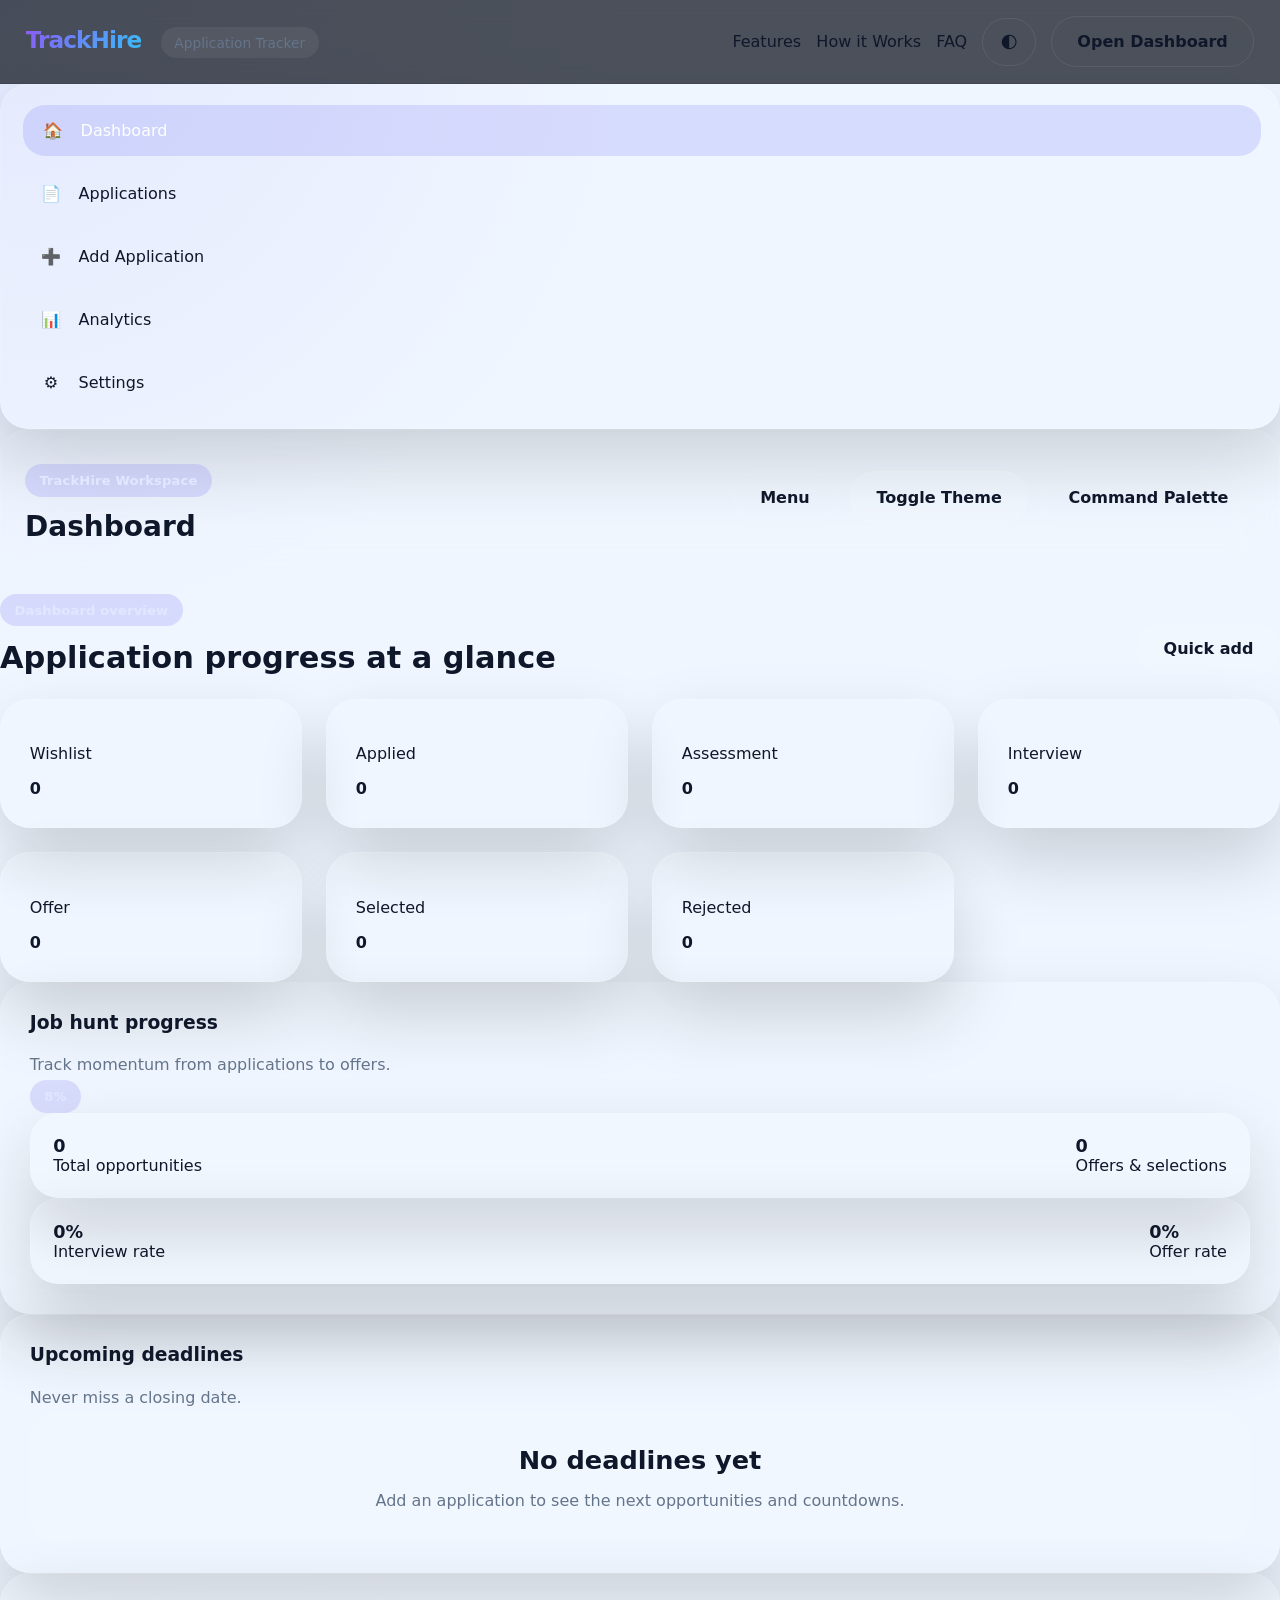
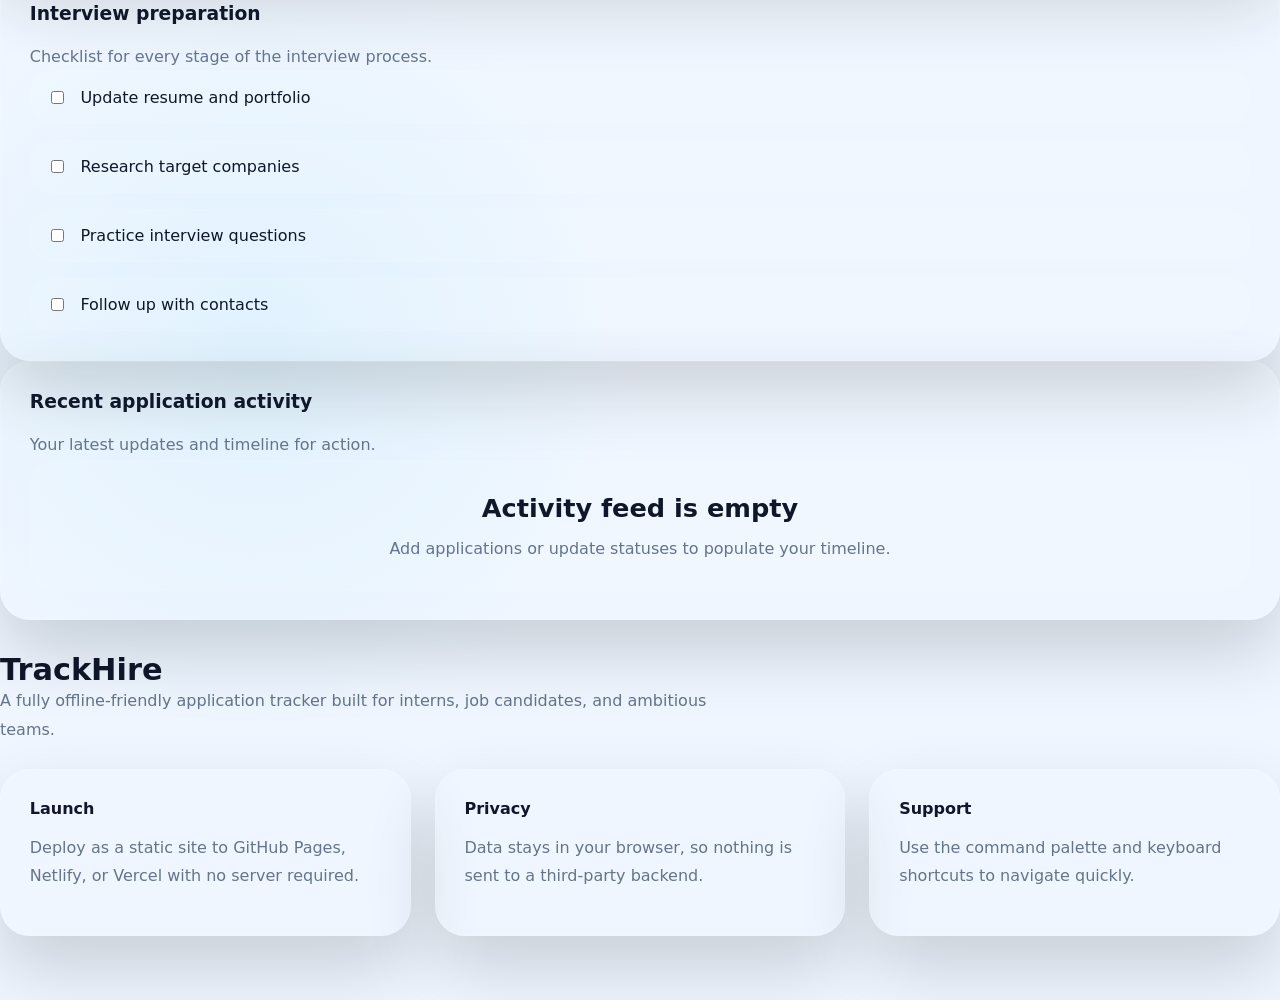
<file: internship project/index.html>
﻿<!DOCTYPE html>
<html lang="en">
<head>
  <meta charset="UTF-8">
  <meta name="viewport" content="width=device-width, initial-scale=1.0">
  <title>TrackHire – Internship & Job Application Tracker</title>
  <meta name="description" content="TrackHire helps you track internship and job applications, deadlines, analytics, and progress with a clean offline-ready interface.">
  <link rel="stylesheet" href="styles.css">
</head>
<body class="theme-light">
  <header class="site-header">
    <div class="brand">
      <a href="#landing" class="brand-link">TrackHire</a>
      <span class="brand-tag">Application Tracker</span>
    </div>
    <nav class="landing-nav">
      <a href="#features">Features</a>
      <a href="#how-it-works">How it Works</a>
      <a href="#faq">FAQ</a>
      <button class="btn btn-ghost theme-toggle-btn" id="theme-toggle" type="button">🌓</button>
      <button class="btn btn-ghost" id="open-dashboard-btn">Open Dashboard</button>
    </nav>
  </header>

  <main class="main-frame">
    <section id="landing-page" class="landing-page">
      <div class="hero-grid">
        <div class="hero-copy">
          <p class="badge">Premium workflow for ambitious applicants</p>
          <h1>Track Every Internship & Job Application In One Place</h1>
          <p>Stay organized, monitor progress, never miss deadlines, and land your dream opportunity with a beautiful SaaS-style tracker that works offline.</p>
          <div class="hero-actions">
            <button class="btn btn-primary" onclick="navigateTo('add')">Get Started</button>
            <button class="btn btn-secondary" onclick="navigateTo('dashboard')">Open Dashboard</button>
          </div>
        </div>
        <article class="hero-panel">
          <div class="hero-panel-content">
            <div class="stat-card">
              <p>Applications tracked</p>
              <strong>0 now, unlimited later</strong>
            </div>
            <div class="stat-card">
              <p>Automatic deadline reminders</p>
              <strong>Stay on schedule</strong>
            </div>
            <div class="stat-card">
              <p>Offline first experience</p>
              <strong>Load once and continue</strong>
            </div>
            <div class="stat-card">
              <p>Insights & analytics</p>
              <strong>Measure progress visually</strong>
            </div>
          </div>
        </article>
      </div>

      <section id="features" class="section-block">
        <div class="section-heading">
          <div>
            <h2>Built for fast, polished application tracking</h2>
          </div>
        </div>
        <div class="feature-grid">
          <article class="feature-card">
            <h3>Centralized workflow</h3>
            <p>Keep every internship and job opportunity in one clean place with status updates, deadlines, and notes.</p>
          </article>
          <article class="feature-card">
            <h3>Deadline intelligence</h3>
            <p>Automatic countdown badges and overdue alerts help you prioritize the next important deadline.</p>
          </article>
          <article class="feature-card">
            <h3>Offline-ready</h3>
            <p>Track your hunt without a backend. Data lives in your browser storage and works offline after loading.</p>
          </article>
          <article class="feature-card">
            <h3>Analytics & charts</h3>
            <p>Generate visual insights from your applications with pure JavaScript charts and customizable reports.</p>
          </article>
        </div>
      </section>

      <section id="how-it-works" class="section-block">
        <div class="section-heading">
          <div>
            <h2>How TrackHire keeps your hunt moving</h2>
            <p class="section-description">A simple, slick workflow for seeing your progress and staying in control.</p>
          </div>
        </div>
        <div class="benefit-grid">
          <article class="benefit-card">
            <h3>Capture every opportunity</h3>
            <p>Add company, role, deadline, notes, salary, and application status in a few seconds.</p>
          </article>
          <article class="benefit-card">
            <h3>Stay one step ahead</h3>
            <p>See upcoming deadlines, overdue applications, and action items in a dedicated dashboard.</p>
          </article>
          <article class="benefit-card">
            <h3>Measure your momentum</h3>
            <p>Track offer and interview rates as your data grows and focus on what is working.</p>
          </article>
          <article class="benefit-card">
            <h3>Export and import</h3>
            <p>Backup your data instantly with JSON and CSV export, then restore it anytime.</p>
          </article>
        </div>
      </section>

      <section class="section-block">
        <div class="section-heading">
          <div>
            <h2>Why TrackHire feels like a modern SaaS dashboard</h2>
          </div>
        </div>
        <div class="stats-grid">
          <article class="feature-card">
            <strong>Smart filters</strong>
            <p>Quickly sort by status, company, deadline, or priority in any view.</p>
          </article>
          <article class="feature-card">
            <strong>Confident notes</strong>
            <p>Store interview prep, application feedback, and follow-up reminders in one place.</p>
          </article>
          <article class="feature-card">
            <strong>Keyboard shortcuts</strong>
            <p>Open the command palette with Ctrl + K and navigate the app without missing a beat.</p>
          </article>
          <article class="feature-card">
            <strong>Clean branding</strong>
            <p>Minimal, polished layouts inspired by Linear, Stripe, and Vercel dashboards.</p>
          </article>
        </div>
      </section>

      <section class="section-block">
        <div class="section-heading">
          <div>
            <h2>TrackHire by the numbers</h2>
            <p class="section-description">Data-driven insights and productivity metrics to keep every application moving forward.</p>
          </div>
        </div>
        <div class="stats-grid">
          <article class="feature-card">
            <strong>100%</strong>
            <p>Offline compatibility once loaded in the browser.</p>
          </article>
          <article class="feature-card">
            <strong>7-day</strong>
            <p>Deadline alerts and countdowns for urgent follow-ups.</p>
          </article>
          <article class="feature-card">
            <strong>0 setup</strong>
            <p>No backend, database, or auth required to use the tracker.</p>
          </article>
        </div>
      </section>
      <section class="section-block">
        <div class="section-heading">
          <div>
            <h2>Trusted by ambitious candidates</h2>
          </div>
        </div>
        <div class="testimonial-grid">
          <article class="testimonial-card">
            <p>"TrackHire transformed how I manage applications. Everything is easier to find and deadlines are always visible."</p>
            <strong>Emma R., Product Design Intern</strong>
          </article>
          <article class="testimonial-card">
            <p>"The analytics page helped me understand where my pipeline was strongest. I never miss a deadline anymore."</p>
            <strong>Marcus L., Software Engineering Candidate</strong>
          </article>
          <article class="testimonial-card">
            <p>"A beautifully designed tracker that works offline and keeps my job hunt organized from first application to offer."</p>
            <strong>Priya S., Data Analyst Applicant</strong>
          </article>
        </div>
      </section>

      <section id="faq" class="section-block">
        <div class="section-heading">
          <div>
            <h2>FAQs</h2>
          </div>
        </div>
        <div class="faq-list">
          <article class="faq-card">
            <h3>Can I use TrackHire without an account?</h3>
            <p>Yes. TrackHire stores your data in browser local storage, so it works without sign-up or backend services.</p>
          </article>
          <article class="faq-card">
            <h3>How do I import or export my data?</h3>
            <p>Use the Settings page to export JSON/CSV and restore from a JSON backup whenever you need.</p>
          </article>
          <article class="faq-card">
            <h3>Is the dashboard responsive?</h3>
            <p>Absolutely. The app supports mobile, tablet, and desktop layouts with responsive navigation and cards.</p>
          </article>
        </div>
      </section>

      <section class="section-block" style="text-align:center; padding-top: 2rem;">
        <h2>Ready to take control of your job search?</h2>
        <p class="section-description">Start tracking applications, monitoring deadlines, and landing opportunities in a modern dashboard experience.</p>
        <button class="btn btn-primary" onclick="navigateTo('add')">Start tracking now</button>
      </section>
    </section>

    <section id="app-page" class="app-page hidden">
      <aside class="app-sidebar">
        <div class="side-nav">
          <button class="nav-item" data-target="dashboard"><span class="icon">🏠</span> Dashboard</button>
          <button class="nav-item" data-target="applications"><span class="icon">📄</span> Applications</button>
          <button class="nav-item" data-target="add"><span class="icon">➕</span> Add Application</button>
          <button class="nav-item" data-target="analytics"><span class="icon">📊</span> Analytics</button>
          <button class="nav-item" data-target="settings"><span class="icon">⚙️</span> Settings</button>
        </div>
      </aside>
      <div class="app-content">
        <section class="app-topbar">
          <div class="app-title">
            <p class="badge">TrackHire Workspace</p>
            <h1 id="route-title">Your applications</h1>
          </div>
          <div class="page-actions">
            <button class="btn btn-ghost" id="mobile-nav-toggle">Menu</button>
            <button class="btn btn-secondary" onclick="toggleTheme()">Toggle Theme</button>
            <button class="btn btn-ghost" onclick="handleCommandToggle(event)">Command Palette</button>
          </div>
        </section>

        <div id="mobile-nav" class="mobile-nav hidden" aria-hidden="true">
          <div class="side-nav mobile-side-nav">
            <button class="nav-item" data-target="dashboard"><span class="icon">🏠</span> Dashboard</button>
            <button class="nav-item" data-target="applications"><span class="icon">📄</span> Applications</button>
            <button class="nav-item" data-target="add"><span class="icon">➕</span> Add Application</button>
            <button class="nav-item" data-target="analytics"><span class="icon">📊</span> Analytics</button>
            <button class="nav-item" data-target="settings"><span class="icon">⚙️</span> Settings</button>
          </div>
        </div>

        <section id="view-dashboard" class="view"></section>

        <section id="view-applications" class="view hidden">
          <div class="section-heading">
            <div>
              <p class="badge">Application manager</p>
              <h2>All applications</h2>
            </div>
            <button class="btn btn-primary" onclick="navigateTo('add')">Add new</button>
          </div>
          <div class="filter-group">
            <button class="btn btn-outline" data-filter="All">All</button>
            <button class="btn btn-outline" data-filter="Wishlist">Wishlist</button>
            <button class="btn btn-outline" data-filter="Applied">Applied</button>
            <button class="btn btn-outline" data-filter="Assessment">Assessment</button>
            <button class="btn btn-outline" data-filter="Interview">Interview</button>
            <button class="btn btn-outline" data-filter="Offer">Offer</button>
            <button class="btn btn-outline" data-filter="Selected">Selected</button>
            <button class="btn btn-outline" data-filter="Rejected">Rejected</button>
          </div>
          <div class="sort-group">
            <button class="btn btn-outline" data-sort="Newest">Newest</button>
            <button class="btn btn-outline" data-sort="Oldest">Oldest</button>
            <button class="btn btn-outline" data-sort="Company Name">Company Name</button>
            <button class="btn btn-outline" data-sort="Deadline">Deadline</button>
          </div>
          <div class="search-bar">
            <span>🔍</span>
            <input id="search-input" type="search" placeholder="Search by company, role, or status" autocomplete="off">
          </div>
          <div id="applications-list"></div>
        </section>

        <section id="view-add" class="view hidden">
          <div class="section-heading">
            <div>
              <p class="badge">Application form</p>
              <h2 id="form-heading">Add application</h2>
            </div>
          </div>
          <form id="application-form">
            <div class="form-grid">
              <label>
                Company Name
                <input id="company-name" type="text" required>
              </label>
              <label>
                Role
                <input id="role-name" type="text" required>
              </label>
              <label>
                Location
                <input id="location-name" type="text">
              </label>
              <label>
                Application URL
                <input id="application-url" type="url" placeholder="https://">
              </label>
              <label>
                Salary/Stipend
                <input id="application-salary" type="text" placeholder="$40k - $60k">
              </label>
              <label>
                Applied Date
                <input id="applied-date" type="date" required>
              </label>
              <label>
                Deadline
                <input id="deadline-date" type="date">
              </label>
              <label>
                Job Type
                <select id="job-type">
                  <option>Internship</option>
                  <option>Full Time</option>
                  <option>Part Time</option>
                  <option>Contract</option>
                  <option>Remote</option>
                </select>
              </label>
              <label>
                Status
                <select id="application-status">
                  <option>Wishlist</option>
                  <option>Applied</option>
                  <option>Assessment</option>
                  <option>Interview</option>
                  <option>Offer</option>
                  <option>Selected</option>
                  <option>Rejected</option>
                </select>
              </label>
            </div>
            <label>
              Notes
              <textarea id="application-notes" placeholder="Interview prep, feedback, or other details"></textarea>
            </label>
            <div class="form-actions">
              <button type="submit" class="btn btn-primary" id="form-submit">Create application</button>
              <button type="button" class="btn btn-outline" onclick="navigateTo('applications')">Cancel</button>
            </div>
          </form>
        </section>

        <section id="view-details" class="view hidden"></section>

        <section id="view-analytics" class="view hidden"></section>

        <section id="view-settings" class="view hidden">
          <div class="section-heading">
            <div>
              <p class="badge">Application settings</p>
              <h2>Manage storage, data, and preferences</h2>
            </div>
          </div>
          <div class="settings-group">
            <button class="btn btn-primary" id="export-json">Export JSON</button>
            <button class="btn btn-primary" id="export-csv">Export CSV</button>
            <button class="btn btn-secondary" id="import-json">Import JSON</button>
            <button class="btn btn-secondary" id="backup-data">Backup Data</button>
            <button class="btn btn-secondary" id="restore-data">Restore Data</button>
            <button class="btn btn-danger" id="clear-data">Clear All Data</button>
          </div>
          <div class="panel" style="margin-top:1.5rem;">
            <h3>Theme settings</h3>
            <label>
              Display mode
              <select id="theme-select">
                <option value="light">Light</option>
                <option value="dark">Dark</option>
              </select>
            </label>
            <p class="section-description">Your theme preference is saved locally and restored on next visit.</p>
          </div>
          <div class="panel" style="margin-top:1.5rem;">
            <h3>Storage information</h3>
            <p id="storage-info">Checking storage usage...</p>
          </div>
        </section>
      </div>
    </section>
    <footer class="section-block" style="padding: 2rem 0 4rem;">
      <div class="section-heading">
        <div>
          <h2>TrackHire</h2>
          <p class="section-description">A fully offline-friendly application tracker built for interns, job candidates, and ambitious teams.</p>
        </div>
      </div>
      <div class="feature-grid" style="grid-template-columns: repeat(auto-fit,minmax(200px,1fr));">
        <article class="feature-card">
          <strong>Launch</strong>
          <p>Deploy as a static site to GitHub Pages, Netlify, or Vercel with no server required.</p>
        </article>
        <article class="feature-card">
          <strong>Privacy</strong>
          <p>Data stays in your browser, so nothing is sent to a third-party backend.</p>
        </article>
        <article class="feature-card">
          <strong>Support</strong>
          <p>Use the command palette and keyboard shortcuts to navigate quickly.</p>
        </article>
      </div>
    </footer>
  </main>

  <div id="toast-container" class="toast-container"></div>
  <div id="modal-overlay" class="modal-overlay hidden" aria-hidden="true">
    <div class="modal-box" role="dialog" aria-modal="true">
      <h3 id="modal-title">Confirm action</h3>
      <p id="modal-message">Are you sure?</p>
      <div class="modal-actions">
        <button class="btn btn-secondary" id="modal-cancel">Cancel</button>
        <button class="btn btn-danger" id="modal-confirm">Delete</button>
      </div>
    </div>
  </div>

  <div id="command-palette-overlay" class="command-palette hidden" aria-hidden="true">
    <div class="command-box">
      <input id="command-search" class="command-search" type="search" placeholder="Search commands or use Ctrl+K" autocomplete="off">
      <div id="command-list" class="command-list"></div>
    </div>
  </div>

  <input type="file" id="import-file" accept="application/json" hidden>
  <script src="app.js" defer></script>
</body>
</html>
</file>
<file: internship project/styles.css>
:root {
  color-scheme: light;
  --bg: #eff6ff;
  --bg-soft: #e2e8f0;
  --surface: rgba(255, 255, 255, 0.92);
  --surface-soft: rgba(248, 250, 255, 0.78);
  --surface-strong: rgba(255, 255, 255, 0.98);
  --text: #0f172a;
  --muted: #64748b;
  --muted-soft: rgba(100, 116, 139, 0.72);
  --border: rgba(15, 23, 42, 0.12);
  --accent: #6366f1;
  --accent-soft: rgba(99, 102, 241, 0.18);
  --accent-strong: #4338ca;
  --success: #16a34a;
  --warning: #f97316;
  --danger: #ef4444;
  --shadow: 0 24px 60px rgba(15, 23, 42, 0.12);
  --radius: 28px;
  --radius-sm: 18px;
  --radius-xs: 12px;
  --text-lg: 1.05rem;
  --text-xs: 0.81rem;
  --hero-glow: rgba(99, 102, 241, 0.16);
  --hero-gradient: linear-gradient(135deg, rgba(99, 102, 241, 0.18), rgba(56, 189, 248, 0.12));
}

body.theme-light {
  --bg: #eff6ff;
  --bg-soft: #e2e8f0;
  --surface: rgba(255, 255, 255, 0.92);
  --surface-soft: rgba(248, 250, 255, 0.78);
  --surface-strong: rgba(255, 255, 255, 0.98);
  --text: #0f172a;
  --muted: #64748b;
  --muted-soft: rgba(100, 116, 139, 0.72);
  --border: rgba(15, 23, 42, 0.12);
  --accent: #6366f1;
  --accent-soft: rgba(99, 102, 241, 0.18);
  --accent-strong: #4338ca;
  --hero-glow: rgba(99, 102, 241, 0.16);
  --hero-gradient: linear-gradient(135deg, rgba(99, 102, 241, 0.18), rgba(56, 189, 248, 0.12));
}

body.theme-dark {
  color-scheme: dark;
  --bg: #05070f;
  --bg-soft: #090f1f;
  --surface: rgba(8, 12, 24, 0.76);
  --surface-soft: rgba(12, 18, 35, 0.55);
  --surface-strong: rgba(10, 14, 28, 0.9);
  --text: #eff2ff;
  --muted: #adb5d5;
  --muted-soft: rgba(173, 181, 213, 0.78);
  --border: rgba(255, 255, 255, 0.08);
  --accent: #818cf8;
  --accent-soft: rgba(129, 140, 248, 0.18);
  --accent-strong: #38bdf8;
  --hero-gradient: linear-gradient(135deg, rgba(129, 140, 248, 0.2), rgba(34, 211, 110, 0.14));
}

* {
  box-sizing: border-box;
}

html {
  scroll-behavior: smooth;
}

body {
  margin: 0;
  min-height: 100vh;
  font-family: Inter, ui-sans-serif, system-ui, -apple-system, BlinkMacSystemFont, "Segoe UI", sans-serif;
  background: radial-gradient(circle at top left, rgba(79, 70, 229, 0.08), transparent 22%),
    radial-gradient(circle at 20% 75%, rgba(16, 185, 248, 0.08), transparent 18%),
    var(--bg);
  color: var(--text);
  overflow-x: hidden;
}

button,
input,
textarea,
select {
  font: inherit;
}

img {
  max-width: 100%;
  display: block;
}

a {
  color: inherit;
  text-decoration: none;
}

button {
  border: none;
  outline: none;
  cursor: pointer;
}

.hidden {
  display: none !important;
}

.site-header,
.app-topbar {
  width: 100%;
  position: sticky;
  top: 0;
  z-index: 40;
  backdrop-filter: blur(22px);
  background: rgba(6, 10, 20, 0.7);
  border-bottom: 1px solid var(--border);
}

.site-header {
  display: flex;
  align-items: center;
  justify-content: space-between;
  gap: 1.5rem;
  padding: 1rem clamp(1rem, 2vw, 2rem);
}

.brand-link {
  font-weight: 800;
  font-size: 1.45rem;
  letter-spacing: -0.04em;
  background: linear-gradient(120deg, #8b5cf6, #38bdf8);
  -webkit-background-clip: text;
  color: transparent;
}

.brand-tag {
  display: inline-flex;
  align-items: center;
  margin-left: 0.9rem;
  padding: 0.45rem 0.85rem;
  border-radius: 999px;
  background: rgba(255,255,255,0.06);
  color: var(--muted);
  font-size: 0.86rem;
}

.landing-nav {
  display: flex;
  align-items: center;
  justify-content: flex-end;
  gap: 0.95rem;
  flex-wrap: wrap;
}

.landing-nav a,
.landing-nav button {
  color: var(--text);
  transition: transform 0.2s ease, color 0.2s ease;
}

.landing-nav a:hover,
.landing-nav button:hover {
  transform: translateY(-1px);
  color: #ffffff;
}

.theme-toggle-btn {
  width: 48px;
  height: 48px;
  display: inline-flex;
  align-items: center;
  justify-content: center;
  padding: 0;
  font-size: 1.05rem;
  background: rgba(255,255,255,0.06);
  border: 1px solid rgba(255,255,255,0.1);
  border-radius: 16px;
}

.btn {
  display: inline-flex;
  align-items: center;
  justify-content: center;
  gap: 0.6rem;
  padding: 0.95rem 1.6rem;
  border-radius: 999px;
  transition: transform 0.2s ease, background-color 0.2s ease, box-shadow 0.2s ease;
  min-height: 48px;
  font-weight: 600;
}

.btn:hover {
  transform: translateY(-1px);
}

.btn-primary {
  background: linear-gradient(135deg, #7c3aed, #38bdf8);
  color: white;
  box-shadow: 0 20px 50px rgba(56, 189, 248, 0.18);
}

.btn-secondary {
  background: rgba(255,255,255,0.1);
  color: var(--text);
  border: 1px solid rgba(255,255,255,0.08);
}

.btn-ghost {
  background: transparent;
  color: var(--text);
  border: 1px solid rgba(255,255,255,0.08);
}

.btn-outline {
  background: transparent;
  color: var(--text);
  border: 1px solid rgba(255,255,255,0.16);
}

.btn-danger {
  background: rgba(248, 113, 113, 0.16);
  color: #fee2e2;
  border: 1px solid rgba(248, 113, 113, 0.25);
}

.main-frame {
  width: min(1280px, 100%);
  margin: 0 auto;
}

.landing-page,
footer {
  padding: clamp(2rem, 4vw, 5rem) clamp(1.5rem, 4vw, 5rem);
}

.hero-grid {
  display: grid;
  grid-template-columns: 1fr;
  gap: 2.5rem;
  align-items: center;
}

.hero-copy {
  max-width: 640px;
}

.hero-copy h1 {
  margin: 0;
  font-size: clamp(2.8rem, 5vw, 4.6rem);
  line-height: 0.95;
  letter-spacing: -0.05em;
}

.hero-copy p {
  margin: 1.6rem 0 2rem;
  font-size: 1.05rem;
  line-height: 1.85;
  color: var(--muted);
}

.hero-actions {
  display: flex;
  flex-wrap: wrap;
  gap: 1rem;
}

.hero-panel {
  position: relative;
  border-radius: 36px;
  overflow: hidden;
  background: rgba(255,255,255,0.05);
  border: 1px solid rgba(255,255,255,0.12);
  backdrop-filter: blur(24px);
  box-shadow: var(--shadow);
  min-height: 520px;
  padding: 2rem;
}

.hero-panel::before,
.hero-panel::after {
  content: "";
  position: absolute;
  border-radius: 50%;
  pointer-events: none;
}

.hero-panel::before {
  width: 320px;
  height: 320px;
  top: -100px;
  right: -90px;
  background: radial-gradient(circle, rgba(124, 58, 237, 0.22), transparent 55%);
}

.hero-panel::after {
  width: 260px;
  height: 260px;
  bottom: -90px;
  left: -70px;
  background: radial-gradient(circle, rgba(14, 165, 233, 0.18), transparent 55%);
}

.hero-panel-content {
  position: relative;
  display: grid;
  grid-template-columns: repeat(2, minmax(0, 1fr));
  gap: 1.5rem;
}

.stat-card {
  border-radius: 28px;
  background: rgba(255,255,255,0.08);
  border: 1px solid rgba(255,255,255,0.14);
  padding: 1.75rem;
  box-shadow: inset 0 0 0 1px rgba(255,255,255,0.02), 0 20px 45px rgba(7, 10, 24, 0.18);
}

.stat-card p {
  margin: 0;
  color: var(--muted);
  font-size: 0.95rem;
}

.stat-card strong {
  display: block;
  margin-top: 1rem;
  font-size: 1.8rem;
  line-height: 1.1;
}

.section-block {
  padding-top: 3rem;
}

.section-heading {
  display: flex;
  align-items: flex-end;
  justify-content: space-between;
  gap: 1rem;
  margin-bottom: 1.5rem;
}

.section-heading h2 {
  margin: 0;
  font-size: clamp(1.9rem, 2.3vw, 2.8rem);
}

.section-description {
  margin: 0;
  color: var(--muted);
  max-width: 760px;
  line-height: 1.8;
}

.feature-grid,
.benefit-grid,
.testimonial-grid,
.stats-grid,
.faq-list,
.application-cards {
  display: grid;
  gap: 1.5rem;
}

.feature-grid,
.benefit-grid,
.stats-grid,
.application-cards {
  grid-template-columns: repeat(auto-fit, minmax(240px, 1fr));
}

.feature-card,
.benefit-card,
.testimonial-card,
.faq-card,
.analytics-card,
.widget-card,
.status-card,
.table-card,
.panel,
.pipeline-card,
.journey-card,
.card-item,
.metric-box,
.streak-card {
  border-radius: 30px;
  background: rgba(255,255,255,0.07);
  border: 1px solid rgba(255,255,255,0.12);
  box-shadow: 0 32px 70px rgba(0,0,0,0.16);
  padding: 1.8rem;
}

body.theme-dark .feature-card,
body.theme-dark .benefit-card,
body.theme-dark .testimonial-card,
body.theme-dark .faq-card,
body.theme-dark .analytics-card,
body.theme-dark .widget-card,
body.theme-dark .status-card,
body.theme-dark .table-card,
body.theme-dark .panel,
body.theme-dark .pipeline-card,
body.theme-dark .journey-card,
body.theme-dark .card-item,
body.theme-dark .metric-box,
body.theme-dark .streak-card {
  background: rgba(9, 14, 28, 0.86);
  border-color: rgba(255,255,255,0.08);
}

.feature-card h3,
.benefit-card h3,
.analytics-card h3,
.widget-card h3,
.table-card h3,
.faq-card h3,
.pipeline-card h3,
.journey-card h3,
.card-item h3 {
  margin-top: 0;
}

.feature-card p,
.benefit-card p,
.testimonial-card p,
.faq-card p,
.analytics-card p,
.card-item p {
  color: var(--muted);
  line-height: 1.75;
}

.badge,
.status-pill,
.tag {
  display: inline-flex;
  align-items: center;
  gap: 0.35rem;
  padding: 0.55rem 0.9rem;
  border-radius: 999px;
  font-size: 0.82rem;
  font-weight: 700;
  letter-spacing: 0.01em;
  white-space: nowrap;
}

.badge {
  background: rgba(99, 102, 241, 0.18);
  color: #e0e7ff;
}

.badge.success { background: rgba(34, 211, 110, 0.15); color: var(--success); }
.badge.warning { background: rgba(251, 146, 60, 0.16); color: var(--warning); }
.badge.danger { background: rgba(248, 113, 113, 0.16); color: var(--danger); }

.status-pill { background: rgba(255,255,255,0.08); color: var(--text); }
.status-pill.wishlist { background: rgba(147, 51, 234, 0.14); color: #c4b5fd; }
.status-pill.applied { background: rgba(59, 130, 246, 0.14); color: #bfdbfe; }
.status-pill.assessment { background: rgba(14, 165, 233, 0.14); color: #bae6fd; }
.status-pill.interview { background: rgba(251, 191, 36, 0.16); color: #fef3c7; }
.status-pill.offer { background: rgba(16, 185, 129, 0.14); color: #a7f3d0; }
.status-pill.selected { background: rgba(74, 222, 128, 0.16); color: #bbf7d0; }
.status-pill.rejected { background: rgba(239, 68, 68, 0.14); color: #fecaca; }

.app-shell {
  display: grid;
  grid-template-columns: minmax(0, 1fr);
  gap: 1.5rem;
  padding: 2rem clamp(1rem, 3vw, 2rem);
}

.app-sidebar {
  display: none;
}

.app-topbar {
  display: flex;
  align-items: center;
  justify-content: space-between;
  gap: 1rem;
  padding: 1.3rem 1.5rem;
  margin-bottom: 1rem;
  background: rgba(255,255,255,0.06);
  border: 1px solid rgba(255,255,255,0.1);
  border-radius: 28px;
}

.app-title h1 {
  margin: 0;
  font-size: 1.75rem;
}

.page-actions {
  display: flex;
  flex-wrap: wrap;
  gap: 0.85rem;
  align-items: center;
}

.side-nav {
  display: grid;
  gap: 0.75rem;
  padding: 1.25rem;
  background: rgba(255,255,255,0.06);
  border-radius: 28px;
  border: 1px solid rgba(255,255,255,0.1);
  box-shadow: 0 30px 60px rgba(0,0,0,0.18);
}

body.theme-dark .side-nav {
  background: rgba(11, 16, 28, 0.94);
}

.side-nav button,
.side-nav a {
  display: flex;
  align-items: center;
  gap: 0.85rem;
  width: 100%;
  padding: 1rem 1rem;
  border-radius: 22px;
  color: var(--text);
  background: transparent;
  transition: transform 0.25s ease, background 0.25s ease;
}

.side-nav button.active,
.side-nav a.active,
.side-nav button:hover,
.side-nav a:hover {
  background: rgba(99, 102, 241, 0.18);
  color: white;
  transform: translateX(2px);
}

.side-nav button span.icon,
.side-nav a span.icon {
  display: inline-flex;
  width: 1.75rem;
  justify-content: center;
}

.application-cards {
  display: grid;
  grid-template-columns: repeat(auto-fit, minmax(260px, 1fr));
  gap: 1rem;
}

.card-item {
  display: grid;
  gap: 0.85rem;
  padding: 1.4rem;
  border-radius: 28px;
  background: rgba(255,255,255,0.06);
  border: 1px solid rgba(255,255,255,0.1);
}

.card-item h3 {
  margin: 0;
  font-size: 1.05rem;
}

.card-item .meta {
  display: flex;
  flex-wrap: wrap;
  gap: 0.65rem;
  color: var(--muted);
  font-size: 0.95rem;
}

.metric-box {
  display: flex;
  align-items: center;
  justify-content: space-between;
  gap: 1rem;
  padding: 1.4rem;
  border-radius: 28px;
  background: rgba(255,255,255,0.05);
  border: 1px solid rgba(255,255,255,0.1);
}

.metric-box h3 {
  margin: 0;
  font-size: 1.1rem;
}

.metric-box strong {
  font-size: 2rem;
}

.table-card.application-table table {
  width: 100%;
  border-collapse: collapse;
}

.table-card.application-table th,
.table-card.application-table td {
  padding: 1rem 0.95rem;
  text-align: left;
  color: var(--text);
  font-size: 0.95rem;
}

.table-card.application-table thead tr,
.table-card.application-table tbody tr {
  border-bottom: 1px solid rgba(255,255,255,0.08);
}

.table-card.application-table tbody tr:last-child {
  border-bottom: none;
}

.table-card.application-table tbody tr:hover {
  background: rgba(255,255,255,0.06);
}

.table-card.application-table .action-group {
  display: flex;
  gap: 0.55rem;
  flex-wrap: wrap;
}

.filter-group,
.sort-group,
.form-row,
.settings-group,
.checklist-items {
  display: grid;
  gap: 1rem;
}

.filter-group,
.sort-group,
.settings-group {
  grid-template-columns: repeat(auto-fit, minmax(180px, 1fr));
}

.filter-group button,
.sort-group button,
.settings-group button {
  justify-content: flex-start;
}

.filter-group button.active,
.sort-group button.active {
  background: rgba(124, 58, 237, 0.22);
  border-color: rgba(124, 58, 237, 0.3);
}

.search-bar {
  display: flex;
  align-items: center;
  gap: 0.75rem;
  padding: 1rem 1.2rem;
  border-radius: 999px;
  background: rgba(255,255,255,0.04);
  border: 1px solid rgba(255,255,255,0.1);
}

.search-bar input {
  width: 100%;
  background: transparent;
  border: none;
  outline: none;
  color: var(--text);
}

.search-bar input::placeholder {
  color: rgba(255,255,255,0.65);
}

form input,
form textarea,
form select {
  width: 100%;
  border-radius: 22px;
  padding: 1rem 1.1rem;
  border: 1px solid rgba(255,255,255,0.12);
  background: rgba(255,255,255,0.05);
  color: var(--text);
}

form label {
  display: grid;
  gap: 0.5rem;
  font-size: 0.95rem;
  color: var(--text);
}

form textarea {
  min-height: 160px;
  resize: vertical;
}

.form-grid {
  display: grid;
  gap: 1rem;
  grid-template-columns: repeat(auto-fit, minmax(240px, 1fr));
}

.form-actions {
  display: flex;
  flex-wrap: wrap;
  gap: 1rem;
  margin-top: 1.2rem;
}

.toast-container {
  position: fixed;
  top: 1rem;
  right: 1rem;
  z-index: 80;
  display: grid;
  gap: 0.85rem;
}

.toast {
  min-width: 280px;
  padding: 1rem 1.4rem;
  border-radius: 22px;
  background: rgba(8, 12, 24, 0.96);
  border: 1px solid rgba(255,255,255,0.08);
  box-shadow: 0 30px 60px rgba(0, 0, 0, 0.32);
  animation: toast-appear 0.26s ease forwards;
}

.toast strong {
  display: block;
  margin-bottom: 0.35rem;
}

@keyframes toast-appear {
  from { transform: translateY(-10px); opacity: 0; }
  to { transform: translateY(0); opacity: 1; }
}

.modal-overlay,
.command-palette {
  position: fixed;
  inset: 0;
  z-index: 90;
  display: grid;
  place-items: center;
  background: rgba(6, 9, 18, 0.72);
  backdrop-filter: blur(18px);
}

.modal-box,
.command-box {
  width: min(760px, 100%);
  border-radius: 30px;
  background: rgba(10, 14, 27, 0.96);
  border: 1px solid rgba(255,255,255,0.08);
  box-shadow: var(--shadow);
  padding: 1.6rem;
}

.modal-box h3 {
  margin-top: 0;
}

.modal-actions {
  display: flex;
  justify-content: flex-end;
  gap: 0.85rem;
  margin-top: 1.5rem;
}

.command-search {
  width: 100%;
  border-radius: 20px;
  padding: 1rem 1.1rem;
  border: 1px solid rgba(255,255,255,0.08);
  background: rgba(255,255,255,0.05);
  color: var(--text);
  margin-bottom: 1rem;
}

.command-list {
  max-height: 420px;
  overflow: auto;
  display: grid;
  gap: 0.75rem;
}

.command-item {
  display: flex;
  justify-content: space-between;
  align-items: center;
  gap: 1rem;
  padding: 1rem 1.1rem;
  border-radius: 22px;
  background: rgba(255,255,255,0.05);
  border: 1px solid rgba(255,255,255,0.08);
}

.command-item button {
  color: var(--accent-strong);
  font-weight: 700;
}

.chart-card canvas {
  width: 100%;
  min-height: 260px;
  border-radius: 28px;
  background: rgba(255,255,255,0.05);
}

.empty-state {
  display: grid;
  gap: 1rem;
  padding: 2rem;
  text-align: center;
  border-radius: 28px;
  background: rgba(255,255,255,0.05);
  border: 1px solid rgba(255,255,255,0.08);
}

.empty-state h3 {
  margin: 0;
  font-size: 1.6rem;
}

.empty-state p {
  margin: 0;
  color: var(--muted);
}

.data-meta span {
  display: inline-flex;
  gap: 0.6rem;
  color: var(--muted);
  font-size: 0.95rem;
}

.timeline-item,
.checkbox-row,
.pipeline-step {
  background: rgba(255,255,255,0.05);
  border: 1px solid rgba(255,255,255,0.08);
}

.timeline-item,
.checkbox-row,
.pipeline-step {
  border-radius: 22px;
}

.timeline-item {
  display: grid;
  gap: 0.6rem;
  padding: 1rem;
}

.timeline-item p {
  margin: 0;
  color: var(--muted);
}

.checkbox-row {
  display: flex;
  align-items: center;
  gap: 0.85rem;
  padding: 1rem;
}

.checkbox-row label {
  flex: 1;
  display: flex;
  align-items: center;
  gap: 0.8rem;
  color: var(--text);
}

.checkbox-row input {
  width: auto;
  accent-color: var(--accent);
}

.pipeline-card h3,
.journey-card h3 {
  margin-bottom: 1rem;
}

.pipeline {
  display: grid;
  gap: 1rem;
}

.pipeline-step {
  display: flex;
  align-items: center;
  justify-content: space-between;
  gap: 1rem;
  padding: 1rem 1.25rem;
}

.pipeline-step span.label {
  display: inline-flex;
  align-items: center;
  gap: 0.6rem;
  font-weight: 700;
}

.pipeline-step span.value {
  color: var(--muted);
}

.streak-card {
  display: grid;
  gap: 0.75rem;
  padding: 1.4rem;
}

.streak-card strong {
  font-size: 2rem;
}

.progress-ring {
  width: 72px;
  height: 72px;
  position: relative;
  display: inline-flex;
  align-items: center;
  justify-content: center;
}

.progress-ring::before {
  content: "";
  position: absolute;
  inset: 0;
  border-radius: 50%;
  background: radial-gradient(circle at top left, rgba(99, 102, 241, 0.18), transparent 60%);
}

.progress-ring span {
  position: relative;
  z-index: 1;
  font-weight: 700;
}

.reveal {
  opacity: 0;
  transform: translateY(24px);
  transition: opacity 0.9s ease, transform 0.9s ease;
}

.reveal.visible {
  opacity: 1;
  transform: translateY(0);
}

.view {
  animation: fade-in 0.4s ease both;
}

@keyframes fade-in {
  from { opacity: 0; transform: translateY(10px); }
  to { opacity: 1; transform: translateY(0); }
}

@media (min-width: 900px) {
  .hero-grid {
    grid-template-columns: minmax(0, 1.15fr) minmax(380px, 0.85fr);
  }

  .hero-panel {
    min-height: 560px;
  }

  .hero-panel-content {
    grid-template-columns: 1fr 1fr;
  }

  .app-shell {
    grid-template-columns: 260px minmax(0, 1fr);
  }

  .app-sidebar {
    display: block;
  }
}

@media (max-width: 900px) {
  .site-header,
  .app-topbar {
    padding: 1rem 1rem;
  }

  .page-actions {
    justify-content: flex-end;
  }

  .btn.btn-ghost#mobile-nav-toggle {
    display: inline-flex;
  }
}

@media (max-width: 680px) {
  .hero-grid,
  .dashboard-grid-2,
  .dashboard-grid-3,
  .filter-group,
  .sort-group,
  .settings-group,
  .form-grid,
  .feature-grid,
  .benefit-grid,
  .stats-grid,
  .application-cards {
    grid-template-columns: 1fr;
  }

  .hero-panel {
    min-height: 480px;
  }

  .app-topbar {
    flex-direction: column;
    align-items: stretch;
    gap: 1rem;
  }

  .landing-nav {
    justify-content: flex-start;
  }

  .table-card.application-table {
    display: none;
  }

  .application-cards {
    display: grid;
  }
}

@media (max-width: 520px) {
  .btn {
    width: 100%;
  }
}
</file>
